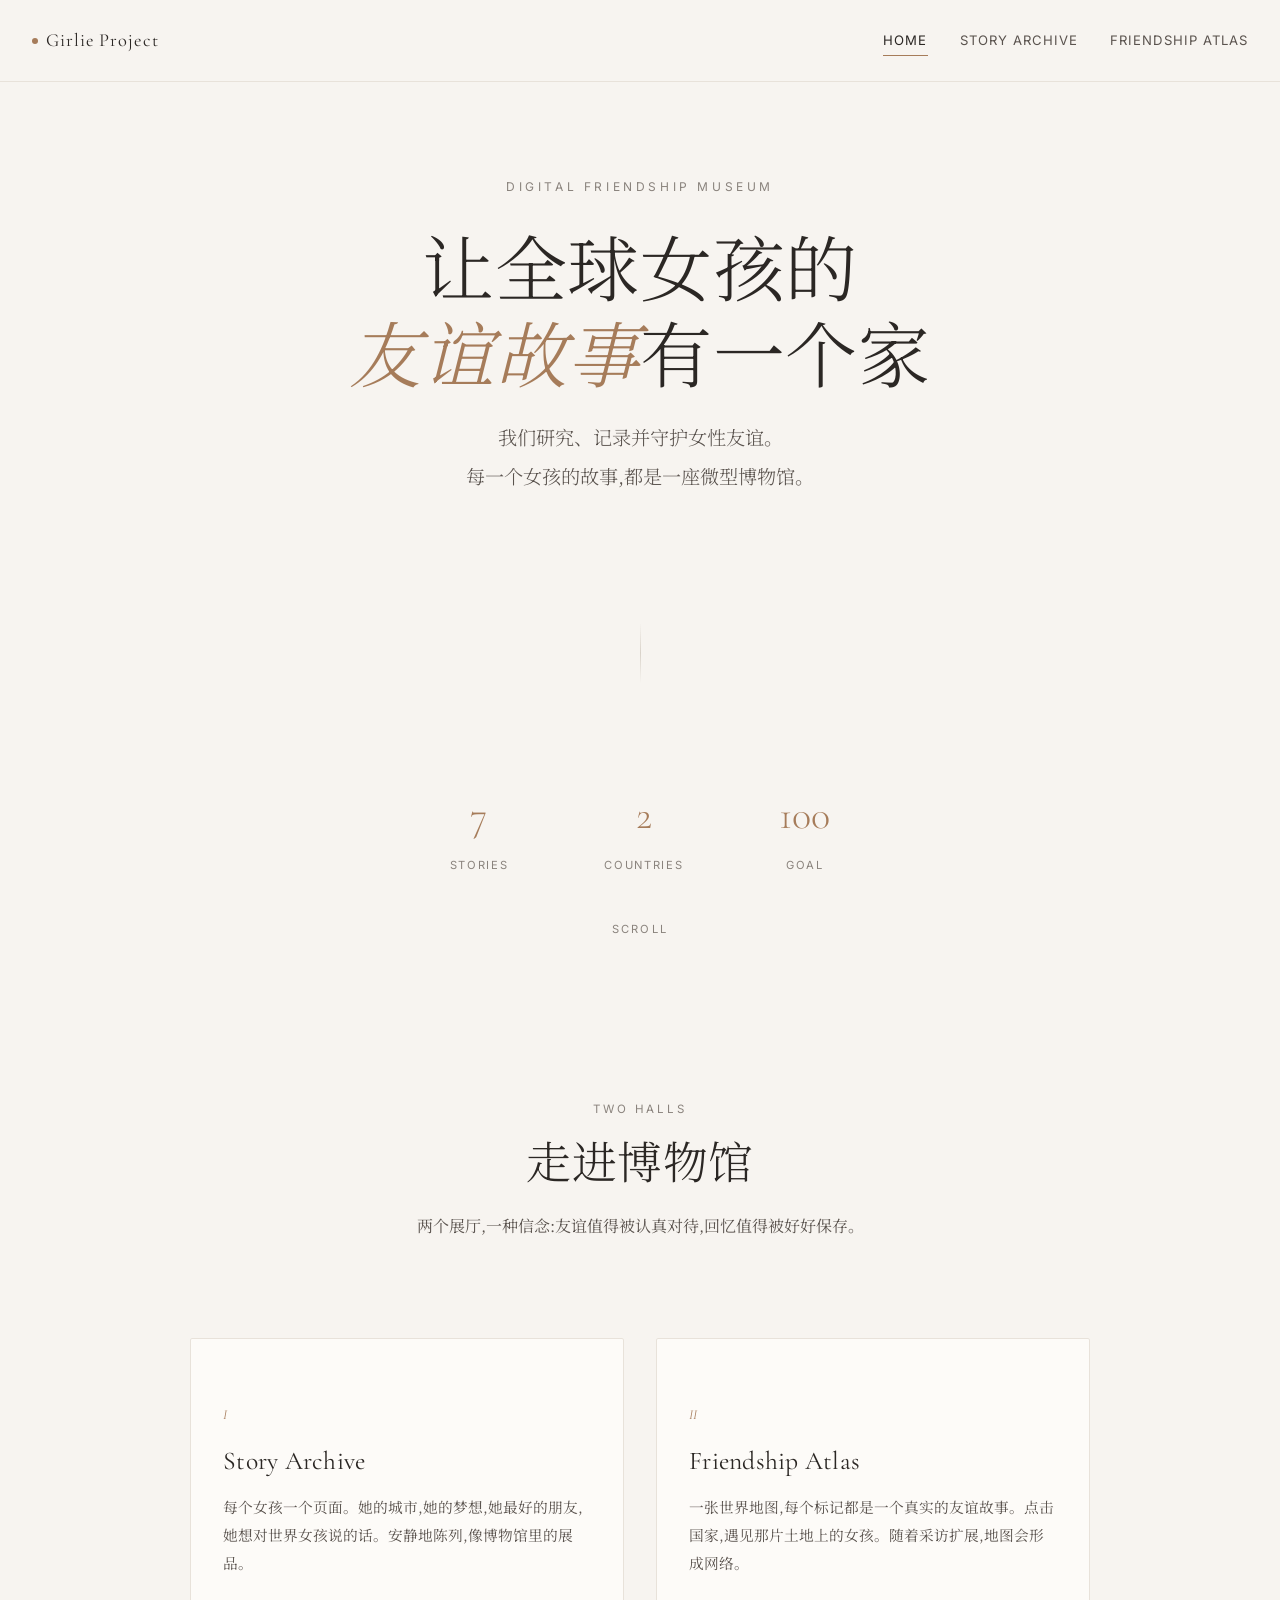
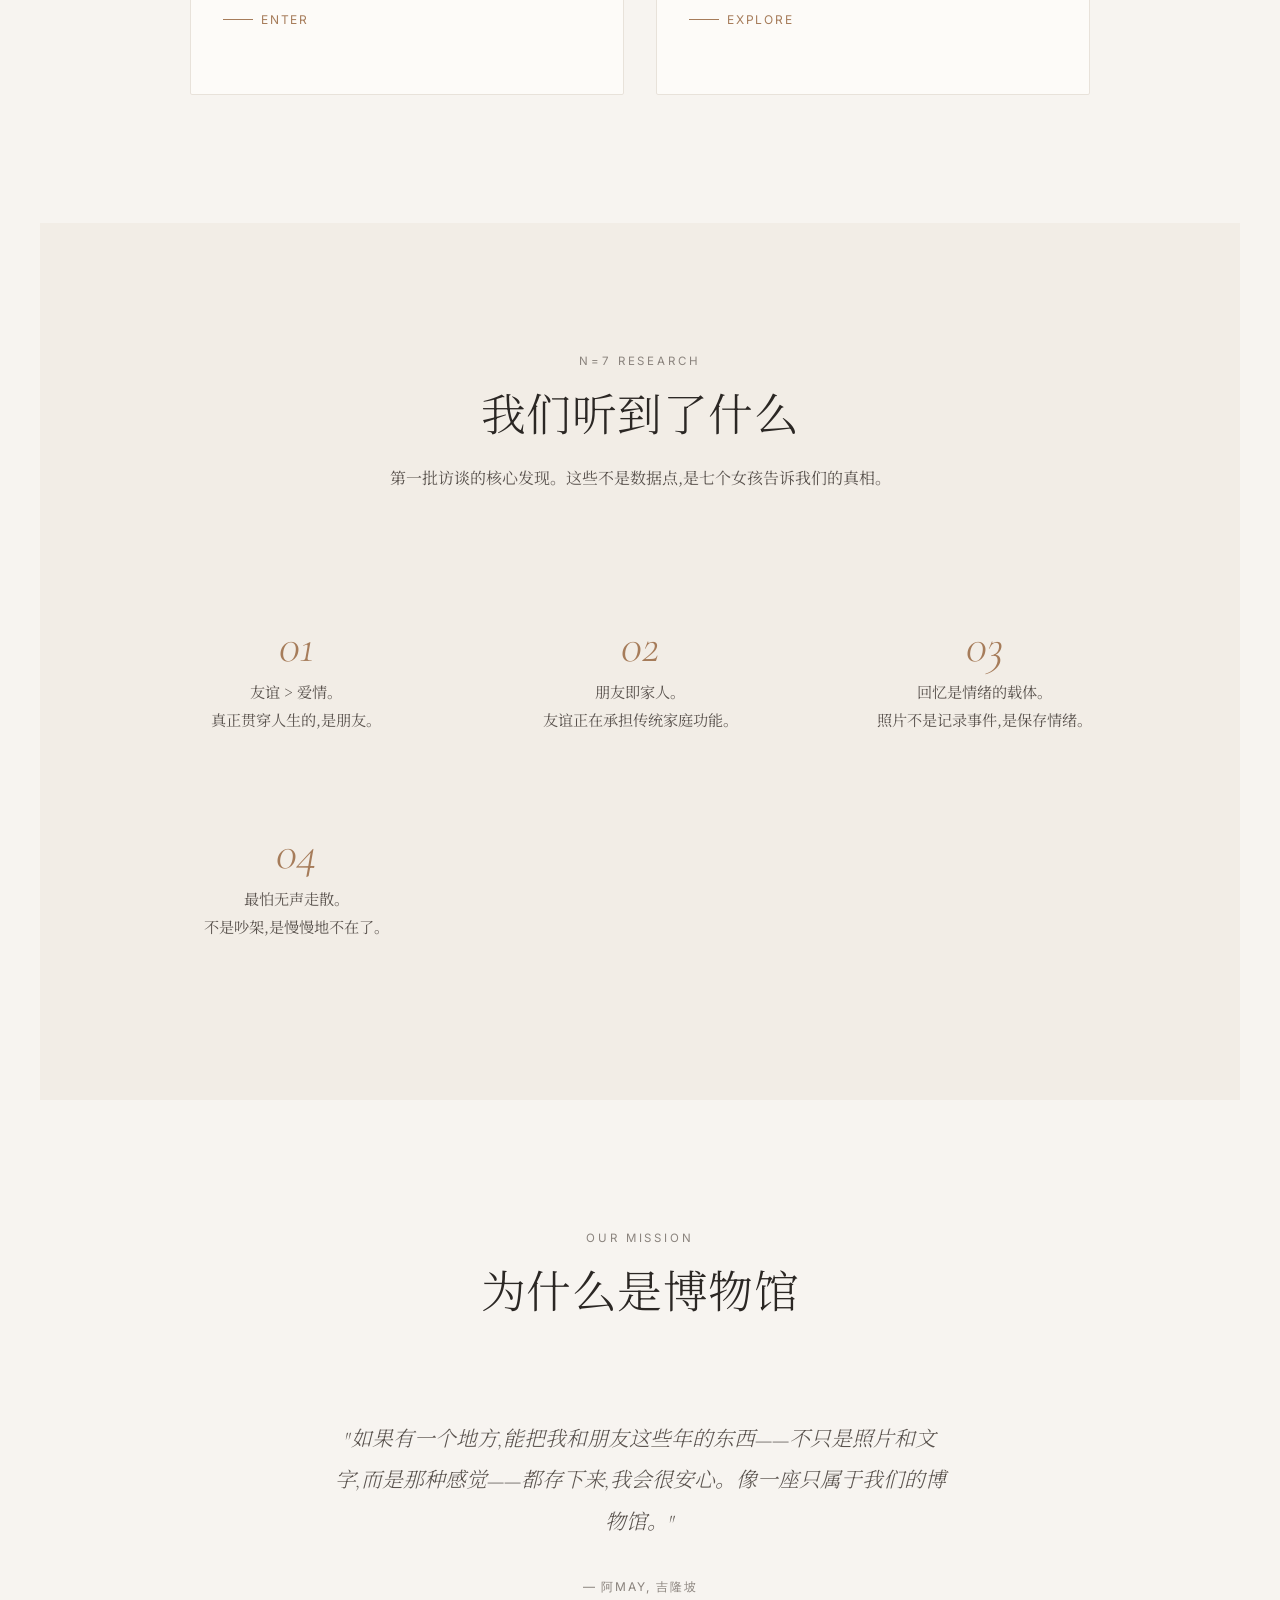
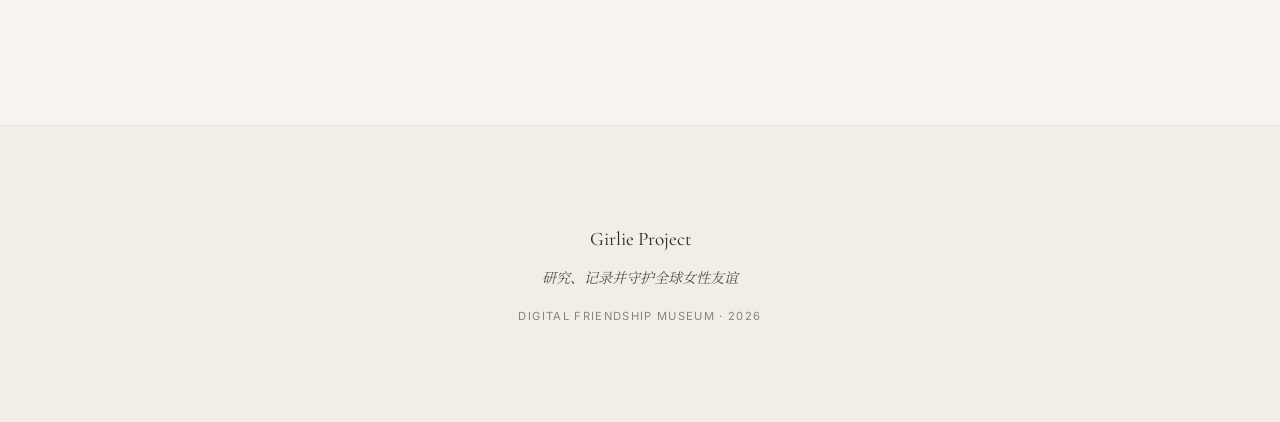
<file: index (1).html>
<!DOCTYPE html>
<html lang="zh-CN">
<head>
  <meta charset="UTF-8">
  <meta name="viewport" content="width=device-width, initial-scale=1.0">
  <meta name="description" content="Girlie Project 数字友谊博物馆 — 收集、守护全球女孩的友谊故事">
  <title>Girlie Project · 数字友谊博物馆</title>
  <link rel="preconnect" href="https://fonts.googleapis.com">
  <link rel="preconnect" href="https://fonts.gstatic.com" crossorigin>
  <link rel="stylesheet" href="css/museum.css">
</head>
<body>

  <!-- ===== Navigation ===== -->
  <nav class="nav">
    <div class="nav-brand" onclick="App.navigate('home')">
      <span class="dot"></span>
      Girlie Project
    </div>
    <div class="nav-links">
      <a class="nav-link" data-page="home" onclick="App.navigate('home')">Home</a>
      <a class="nav-link" data-page="archive" onclick="App.navigate('archive')">Story Archive</a>
      <a class="nav-link" data-page="atlas" onclick="App.navigate('atlas')">Friendship Atlas</a>
    </div>
  </nav>

  <!-- ===== Home Page ===== -->
  <div id="page-home" class="page active">
    <section class="hero">
      <div class="hero-eyebrow">Digital Friendship Museum</div>
      <h1 class="hero-title">让全球女孩的<br><em>友谊故事</em>有一个家</h1>
      <p class="hero-subtitle">
        我们研究、记录并守护女性友谊。<br>
        每一个女孩的故事,都是一座微型博物馆。
      </p>
      <div class="hero-divider"></div>
      <div class="hero-stats">
        <div class="hero-stat">
          <div class="hero-stat-number">7</div>
          <div class="hero-stat-label">Stories</div>
        </div>
        <div class="hero-stat">
          <div class="hero-stat-number">2</div>
          <div class="hero-stat-label">Countries</div>
        </div>
        <div class="hero-stat">
          <div class="hero-stat-number">100</div>
          <div class="hero-stat-label">Goal</div>
        </div>
      </div>
      <div class="hero-scroll">Scroll</div>
    </section>

    <!-- Modules -->
    <section class="home-section">
      <div class="home-section-header reveal">
        <div class="home-section-eyebrow">Two Halls</div>
        <h2 class="home-section-title">走进博物馆</h2>
        <p class="home-section-desc">两个展厅,一种信念:友谊值得被认真对待,回忆值得被好好保存。</p>
      </div>
      <div class="module-grid">
        <div class="module-card reveal" onclick="App.navigate('archive')">
          <div class="module-card-number">I</div>
          <h3 class="module-card-title">Story Archive</h3>
          <p class="module-card-desc">每个女孩一个页面。她的城市,她的梦想,她最好的朋友,她想对世界女孩说的话。安静地陈列,像博物馆里的展品。</p>
          <div class="module-card-arrow">
            <span class="arrow-line"></span>
            Enter
          </div>
        </div>
        <div class="module-card reveal" onclick="App.navigate('atlas')">
          <div class="module-card-number">II</div>
          <h3 class="module-card-title">Friendship Atlas</h3>
          <p class="module-card-desc">一张世界地图,每个标记都是一个真实的友谊故事。点击国家,遇见那片土地上的女孩。随着采访扩展,地图会形成网络。</p>
          <div class="module-card-arrow">
            <span class="arrow-line"></span>
            Explore
          </div>
        </div>
      </div>
    </section>

    <!-- Insights -->
    <section class="home-section" style="background: var(--color-bg-warm);">
      <div class="home-section-header reveal">
        <div class="home-section-eyebrow">N=7 Research</div>
        <h2 class="home-section-title">我们听到了什么</h2>
        <p class="home-section-desc">第一批访谈的核心发现。这些不是数据点,是七个女孩告诉我们的真相。</p>
      </div>
      <div class="insights-grid">
        <div class="insight-card reveal">
          <div class="insight-number">01</div>
          <p class="insight-text">友谊 > 爱情。<br>真正贯穿人生的,是朋友。</p>
        </div>
        <div class="insight-card reveal">
          <div class="insight-number">02</div>
          <p class="insight-text">朋友即家人。<br>友谊正在承担传统家庭功能。</p>
        </div>
        <div class="insight-card reveal">
          <div class="insight-number">03</div>
          <p class="insight-text">回忆是情绪的载体。<br>照片不是记录事件,是保存情绪。</p>
        </div>
        <div class="insight-card reveal">
          <div class="insight-number">04</div>
          <p class="insight-text">最怕无声走散。<br>不是吵架,是慢慢地不在了。</p>
        </div>
      </div>
    </section>

    <!-- Mission -->
    <section class="home-section">
      <div class="home-section-header reveal">
        <div class="home-section-eyebrow">Our Mission</div>
        <h2 class="home-section-title">为什么是博物馆</h2>
      </div>
      <div class="container-narrow reveal" style="text-align: center;">
        <p style="font-family: var(--font-display); font-size: 1.3rem; font-style: italic; font-weight: 300; line-height: 2; color: var(--color-ink-soft);">
          "如果有一个地方,能把我和朋友这些年的东西——不只是照片和文字,而是那种感觉——都存下来,我会很安心。像一座只属于我们的博物馆。"
        </p>
        <p style="font-family: var(--font-sans); font-size: 0.75rem; letter-spacing: 0.15em; text-transform: uppercase; color: var(--color-ink-faint); margin-top: var(--space-md);">
          — 阿May, 吉隆坡
        </p>
      </div>
    </section>
  </div>

  <!-- ===== Story Archive Page ===== -->
  <div id="page-archive" class="page">
    <div class="archive-header">
      <div class="home-section-eyebrow reveal">Hall I</div>
      <h1 class="archive-title reveal">Story Archive</h1>
      <p class="archive-subtitle reveal">七个女孩,七段友谊。每一个页面都是一个情感的切片——安静地陈列在这里。</p>
    </div>
    <div id="archive-grid" class="archive-grid">
      <!-- Story cards rendered by JS -->
    </div>
  </div>

  <!-- ===== Story Detail Page ===== -->
  <div id="page-story" class="page">
    <div class="story-detail">
      <div class="story-detail-back" onclick="App.navigate('archive')">
        <span class="back-line"></span>
        Back to Archive
      </div>
      <div id="story-detail-content" class="story-detail-content">
        <!-- Story detail rendered by JS -->
      </div>
    </div>
  </div>

  <!-- ===== Friendship Atlas Page ===== -->
  <div id="page-atlas" class="page">
    <div class="atlas-header">
      <div class="home-section-eyebrow reveal">Hall II</div>
      <h1 class="atlas-title reveal">Friendship Atlas</h1>
      <p class="atlas-subtitle reveal">点击地图上的国家或标记,遇见那片土地上的女孩。随着采访扩展到更多国家,这张地图会形成一张友谊的网络。</p>
    </div>
    <div class="atlas-container">
      <div class="atlas-map-wrapper reveal">
        <div id="atlas-map-container" class="atlas-map">
          <!-- SVG map injected by JS -->
        </div>
        <div class="atlas-legend">
          <div class="legend-item">
            <span class="legend-swatch has"></span>
            <span>有故事的国家</span>
          </div>
          <div class="legend-item">
            <span class="legend-swatch empty"></span>
            <span>等待被发现</span>
          </div>
        </div>
      </div>

      <div class="atlas-layout">
        <div class="atlas-panel" id="atlas-panel">
          <div class="atlas-panel-empty">
            <div class="empty-icon">✦</div>
            <p class="empty-text">点击地图上亮起的国家,或直接点击标记,查看那个地方的女孩故事。</p>
          </div>
        </div>
        <div>
          <div class="atlas-panel" style="min-height: auto;">
            <div class="atlas-panel-header">
              <div class="atlas-panel-country" style="font-size: 1.1rem;">采访进度</div>
            </div>
            <div class="atlas-progress">
              <p class="atlas-progress-text">"采访100个国家的100个女孩"</p>
              <div class="atlas-progress-bar">
                <div class="atlas-progress-fill" id="atlas-progress-fill" style="width: 2%;"></div>
              </div>
              <p class="atlas-progress-numbers" id="atlas-progress-numbers">2 / 100 countries</p>
            </div>
          </div>
        </div>
      </div>
    </div>
  </div>

  <!-- ===== Footer ===== -->
  <footer class="footer">
    <div class="footer-brand">Girlie Project</div>
    <p class="footer-tagline">研究、记录并守护全球女性友谊</p>
    <p class="footer-meta">Digital Friendship Museum · 2026</p>
  </footer>

  <!-- ===== Scripts ===== -->
  <script src="data/stories.js"></script>
  <script src="js/app.js"></script>
</body>
</html>
</file>
<file: css/museum.css>
/* ==========================================================================
   Girlie Project — Digital Friendship Museum
   Museum aesthetic: quiet, restrained, warm, spacious
   ========================================================================== */

@import url('https://fonts.googleapis.com/css2?family=Noto+Serif+SC:wght@300;400;500;600&family=Cormorant+Garamond:ital,wght@0,300;0,400;0,500;1,300;1,400&family=Inter:wght@300;400;500&display=swap');

/* --- Design Tokens --- */
:root {
  --color-bg: #f7f4f0;
  --color-bg-warm: #f2ede6;
  --color-surface: #fdfbf8;
  --color-ink: #2b2724;
  --color-ink-soft: #5a534e;
  --color-ink-faint: #8a837d;
  --color-line: #d9d2c9;
  --color-line-soft: #e8e2da;
  --color-accent: #a67c5a;
  --color-accent-deep: #8b6543;
  --color-rose: #c4a597;
  --color-gold: #c9a96e;

  --font-serif: 'Noto Serif SC', 'Cormorant Garamond', Georgia, serif;
  --font-display: 'Cormorant Garamond', 'Noto Serif SC', Georgia, serif;
  --font-sans: 'Inter', -apple-system, BlinkMacSystemFont, sans-serif;

  --space-xs: 0.5rem;
  --space-sm: 1rem;
  --space-md: 2rem;
  --space-lg: 4rem;
  --space-xl: 6rem;
  --space-2xl: 8rem;

  --ease: cubic-bezier(0.22, 1, 0.36, 1);
  --ease-gentle: cubic-bezier(0.4, 0, 0.2, 1);

  --max-width: 1200px;
  --reading-width: 680px;
}

/* --- Reset --- */
*, *::before, *::after {
  margin: 0;
  padding: 0;
  box-sizing: border-box;
}

html {
  font-size: 16px;
  scroll-behavior: smooth;
  -webkit-font-smoothing: antialiased;
  -moz-osx-font-smoothing: grayscale;
}

body {
  font-family: var(--font-serif);
  background: var(--color-bg);
  color: var(--color-ink);
  line-height: 1.8;
  font-weight: 400;
  overflow-x: hidden;
}

::selection {
  background: var(--color-accent);
  color: var(--color-surface);
}

/* --- Typography --- */
h1, h2, h3, h4 {
  font-family: var(--font-display);
  font-weight: 400;
  line-height: 1.3;
  letter-spacing: 0.01em;
}

a {
  color: inherit;
  text-decoration: none;
  transition: color 0.4s var(--ease);
}

/* --- Layout --- */
.container {
  max-width: var(--max-width);
  margin: 0 auto;
  padding: 0 var(--space-md);
}

.container-narrow {
  max-width: var(--reading-width);
  margin: 0 auto;
  padding: 0 var(--space-md);
}

/* --- Navigation --- */
.nav {
  position: fixed;
  top: 0;
  left: 0;
  right: 0;
  z-index: 100;
  padding: 1.5rem var(--space-md);
  display: flex;
  align-items: center;
  justify-content: space-between;
  background: rgba(247, 244, 240, 0.85);
  backdrop-filter: blur(12px);
  -webkit-backdrop-filter: blur(12px);
  border-bottom: 1px solid var(--color-line-soft);
  transition: padding 0.4s var(--ease);
}

.nav-brand {
  font-family: var(--font-display);
  font-size: 1.15rem;
  letter-spacing: 0.05em;
  color: var(--color-ink);
  cursor: pointer;
  display: flex;
  align-items: center;
  gap: 0.5rem;
}

.nav-brand .dot {
  width: 6px;
  height: 6px;
  border-radius: 50%;
  background: var(--color-accent);
  display: inline-block;
}

.nav-links {
  display: flex;
  gap: var(--space-md);
  align-items: center;
}

.nav-link {
  font-family: var(--font-sans);
  font-size: 0.82rem;
  font-weight: 400;
  letter-spacing: 0.08em;
  text-transform: uppercase;
  color: var(--color-ink-soft);
  cursor: pointer;
  position: relative;
  padding: 0.25rem 0;
  transition: color 0.4s var(--ease);
}

.nav-link::after {
  content: '';
  position: absolute;
  bottom: 0;
  left: 0;
  width: 0;
  height: 1px;
  background: var(--color-accent);
  transition: width 0.4s var(--ease);
}

.nav-link:hover,
.nav-link.active {
  color: var(--color-ink);
}

.nav-link.active::after,
.nav-link:hover::after {
  width: 100%;
}

/* --- Page System --- */
.page {
  display: none;
  min-height: 100vh;
  padding-top: 5rem;
}

.page.active {
  display: block;
  animation: pageFadeIn 0.8s var(--ease) both;
}

@keyframes pageFadeIn {
  from {
    opacity: 0;
    transform: translateY(12px);
  }
  to {
    opacity: 1;
    transform: translateY(0);
  }
}

/* --- Hero / Home --- */
.hero {
  min-height: 92vh;
  display: flex;
  flex-direction: column;
  align-items: center;
  justify-content: center;
  text-align: center;
  padding: var(--space-xl) var(--space-md);
  position: relative;
}

.hero-eyebrow {
  font-family: var(--font-sans);
  font-size: 0.75rem;
  letter-spacing: 0.3em;
  text-transform: uppercase;
  color: var(--color-ink-faint);
  margin-bottom: var(--space-md);
}

.hero-title {
  font-family: var(--font-display);
  font-size: clamp(2.5rem, 6vw, 4.5rem);
  font-weight: 300;
  line-height: 1.2;
  margin-bottom: var(--space-sm);
  color: var(--color-ink);
}

.hero-title em {
  font-style: italic;
  color: var(--color-accent);
}

.hero-subtitle {
  font-family: var(--font-serif);
  font-size: clamp(1rem, 2vw, 1.2rem);
  font-weight: 300;
  color: var(--color-ink-soft);
  max-width: 480px;
  margin: 0 auto var(--space-xl);
  line-height: 2;
}

.hero-divider {
  width: 1px;
  height: 60px;
  background: linear-gradient(to bottom, transparent, var(--color-line), transparent);
  margin: var(--space-md) auto;
}

.hero-stats {
  display: flex;
  gap: var(--space-xl);
  margin-top: var(--space-lg);
}

.hero-stat {
  text-align: center;
}

.hero-stat-number {
  font-family: var(--font-display);
  font-size: 2.5rem;
  font-weight: 300;
  color: var(--color-accent);
}

.hero-stat-label {
  font-family: var(--font-sans);
  font-size: 0.7rem;
  letter-spacing: 0.15em;
  text-transform: uppercase;
  color: var(--color-ink-faint);
  margin-top: 0.25rem;
}

.hero-scroll {
  position: absolute;
  bottom: 2rem;
  left: 50%;
  transform: translateX(-50%);
  font-family: var(--font-sans);
  font-size: 0.7rem;
  letter-spacing: 0.2em;
  text-transform: uppercase;
  color: var(--color-ink-faint);
  animation: gentlePulse 2.5s var(--ease) infinite;
}

@keyframes gentlePulse {
  0%, 100% { opacity: 0.4; transform: translateX(-50%) translateY(0); }
  50% { opacity: 0.8; transform: translateX(-50%) translateY(4px); }
}

/* --- Home Sections --- */
.home-section {
  padding: var(--space-2xl) var(--space-md);
  max-width: var(--max-width);
  margin: 0 auto;
}

.home-section-header {
  text-align: center;
  margin-bottom: var(--space-xl);
}

.home-section-eyebrow {
  font-family: var(--font-sans);
  font-size: 0.72rem;
  letter-spacing: 0.25em;
  text-transform: uppercase;
  color: var(--color-ink-faint);
  margin-bottom: var(--space-sm);
}

.home-section-title {
  font-family: var(--font-display);
  font-size: clamp(1.8rem, 4vw, 2.8rem);
  font-weight: 300;
  color: var(--color-ink);
}

.home-section-desc {
  font-family: var(--font-serif);
  font-size: 1rem;
  color: var(--color-ink-soft);
  max-width: 520px;
  margin: var(--space-sm) auto 0;
  line-height: 2;
}

/* --- Module Cards (home) --- */
.module-grid {
  display: grid;
  grid-template-columns: 1fr 1fr;
  gap: var(--space-md);
  max-width: 900px;
  margin: 0 auto;
}

@media (max-width: 768px) {
  .module-grid {
    grid-template-columns: 1fr;
  }
}

.module-card {
  background: var(--color-surface);
  border: 1px solid var(--color-line-soft);
  border-radius: 2px;
  padding: var(--space-lg) var(--space-md);
  cursor: pointer;
  transition: all 0.6s var(--ease);
  position: relative;
  overflow: hidden;
}

.module-card::before {
  content: '';
  position: absolute;
  top: 0;
  left: 0;
  right: 0;
  height: 2px;
  background: var(--color-accent);
  transform: scaleX(0);
  transform-origin: left;
  transition: transform 0.6s var(--ease);
}

.module-card:hover {
  border-color: var(--color-accent);
  transform: translateY(-4px);
  box-shadow: 0 20px 40px -20px rgba(43, 39, 36, 0.12);
}

.module-card:hover::before {
  transform: scaleX(1);
}

.module-card-number {
  font-family: var(--font-display);
  font-size: 0.85rem;
  font-style: italic;
  color: var(--color-accent);
  margin-bottom: var(--space-sm);
}

.module-card-title {
  font-family: var(--font-display);
  font-size: 1.6rem;
  font-weight: 400;
  margin-bottom: var(--space-sm);
}

.module-card-desc {
  font-family: var(--font-serif);
  font-size: 0.92rem;
  color: var(--color-ink-soft);
  line-height: 1.9;
  margin-bottom: var(--space-md);
}

.module-card-arrow {
  font-family: var(--font-sans);
  font-size: 0.75rem;
  letter-spacing: 0.15em;
  text-transform: uppercase;
  color: var(--color-accent);
  display: flex;
  align-items: center;
  gap: 0.5rem;
}

.module-card-arrow .arrow-line {
  width: 30px;
  height: 1px;
  background: var(--color-accent);
  transition: width 0.4s var(--ease);
}

.module-card:hover .arrow-line {
  width: 50px;
}

/* --- Insights (home) --- */
.insights-grid {
  display: grid;
  grid-template-columns: repeat(auto-fit, minmax(240px, 1fr));
  gap: var(--space-md);
  max-width: 1000px;
  margin: 0 auto;
}

.insight-card {
  text-align: center;
  padding: var(--space-md) var(--space-sm);
}

.insight-number {
  font-family: var(--font-display);
  font-size: 3rem;
  font-weight: 300;
  font-style: italic;
  color: var(--color-accent);
  line-height: 1;
  margin-bottom: var(--space-xs);
}

.insight-text {
  font-family: var(--font-serif);
  font-size: 0.95rem;
  color: var(--color-ink-soft);
  line-height: 1.8;
}

/* --- Story Archive --- */
.archive-header {
  text-align: center;
  padding: var(--space-xl) var(--space-md) var(--space-lg);
}

.archive-title {
  font-family: var(--font-display);
  font-size: clamp(2rem, 5vw, 3.2rem);
  font-weight: 300;
  margin-bottom: var(--space-sm);
}

.archive-subtitle {
  font-family: var(--font-serif);
  font-size: 1rem;
  color: var(--color-ink-soft);
  max-width: 480px;
  margin: 0 auto;
  line-height: 2;
}

.archive-grid {
  display: grid;
  grid-template-columns: repeat(auto-fill, minmax(280px, 1fr));
  gap: var(--space-md);
  max-width: var(--max-width);
  margin: 0 auto;
  padding: var(--space-lg) var(--space-md) var(--space-2xl);
}

.story-card {
  background: var(--color-surface);
  border: 1px solid var(--color-line-soft);
  border-radius: 2px;
  overflow: hidden;
  cursor: pointer;
  transition: all 0.6s var(--ease);
  display: flex;
  flex-direction: column;
}

.story-card:hover {
  border-color: var(--color-accent);
  transform: translateY(-4px);
  box-shadow: 0 16px 32px -16px rgba(43, 39, 36, 0.12);
}

.story-card-photo {
  width: 100%;
  aspect-ratio: 4 / 5;
  background: linear-gradient(135deg, var(--color-bg-warm), var(--color-line-soft));
  display: flex;
  align-items: center;
  justify-content: center;
  position: relative;
  overflow: hidden;
}

.story-card-photo .placeholder-initial {
  font-family: var(--font-display);
  font-size: 3rem;
  font-weight: 300;
  color: var(--color-accent);
  opacity: 0.4;
}

.story-card-photo .photo-label {
  position: absolute;
  bottom: 0.75rem;
  left: 0.75rem;
  font-family: var(--font-sans);
  font-size: 0.65rem;
  letter-spacing: 0.1em;
  text-transform: uppercase;
  color: var(--color-ink-faint);
  background: rgba(253, 251, 248, 0.9);
  padding: 0.2rem 0.5rem;
  border-radius: 1px;
}

.story-card-body {
  padding: var(--space-sm) var(--space-sm) var(--space-md);
  flex: 1;
  display: flex;
  flex-direction: column;
}

.story-card-meta {
  display: flex;
  align-items: center;
  gap: 0.5rem;
  font-family: var(--font-sans);
  font-size: 0.72rem;
  letter-spacing: 0.08em;
  text-transform: uppercase;
  color: var(--color-ink-faint);
  margin-bottom: var(--space-xs);
}

.story-card-meta .meta-dot {
  width: 3px;
  height: 3px;
  border-radius: 50%;
  background: var(--color-line);
}

.story-card-name {
  font-family: var(--font-display);
  font-size: 1.5rem;
  font-weight: 400;
  margin-bottom: 0.25rem;
}

.story-card-dream {
  font-family: var(--font-serif);
  font-size: 0.88rem;
  color: var(--color-ink-soft);
  line-height: 1.8;
  flex: 1;
  margin-bottom: var(--space-sm);
  display: -webkit-box;
  -webkit-line-clamp: 3;
  -webkit-box-orient: vertical;
  overflow: hidden;
}

.story-card-quote {
  font-family: var(--font-display);
  font-style: italic;
  font-size: 0.85rem;
  color: var(--color-accent-deep);
  line-height: 1.7;
  border-top: 1px solid var(--color-line-soft);
  padding-top: var(--space-sm);
  display: -webkit-box;
  -webkit-line-clamp: 2;
  -webkit-box-orient: vertical;
  overflow: hidden;
}

/* --- Story Detail Page --- */
.story-detail {
  padding-top: 5rem;
  min-height: 100vh;
}

.story-detail-back {
  display: inline-flex;
  align-items: center;
  gap: 0.5rem;
  font-family: var(--font-sans);
  font-size: 0.78rem;
  letter-spacing: 0.1em;
  text-transform: uppercase;
  color: var(--color-ink-faint);
  cursor: pointer;
  margin-bottom: var(--space-lg);
  padding: var(--space-md) var(--space-md) 0;
  max-width: var(--max-width);
  margin-left: auto;
  margin-right: auto;
  transition: color 0.4s var(--ease);
}

.story-detail-back:hover {
  color: var(--color-accent);
}

.story-detail-back .back-line {
  width: 24px;
  height: 1px;
  background: currentColor;
  transition: width 0.4s var(--ease);
}

.story-detail-back:hover .back-line {
  width: 36px;
}

.story-detail-content {
  max-width: var(--reading-width);
  margin: 0 auto;
  padding: 0 var(--space-md) var(--space-2xl);
}

.story-detail-header {
  text-align: center;
  margin-bottom: var(--space-xl);
}

.story-detail-meta {
  display: flex;
  align-items: center;
  justify-content: center;
  gap: 0.75rem;
  font-family: var(--font-sans);
  font-size: 0.72rem;
  letter-spacing: 0.15em;
  text-transform: uppercase;
  color: var(--color-ink-faint);
  margin-bottom: var(--space-sm);
}

.story-detail-meta .meta-dot {
  width: 3px;
  height: 3px;
  border-radius: 50%;
  background: var(--color-line);
}

.story-detail-name {
  font-family: var(--font-display);
  font-size: clamp(2.5rem, 6vw, 3.8rem);
  font-weight: 300;
  margin-bottom: var(--space-sm);
  letter-spacing: 0.02em;
}

.story-detail-photo {
  width: 100%;
  max-width: 480px;
  aspect-ratio: 4 / 5;
  margin: var(--space-lg) auto;
  background: linear-gradient(135deg, var(--color-bg-warm), var(--color-line-soft));
  border-radius: 2px;
  display: flex;
  align-items: center;
  justify-content: center;
  position: relative;
  overflow: hidden;
}

.story-detail-photo .placeholder-initial {
  font-family: var(--font-display);
  font-size: 5rem;
  font-weight: 300;
  color: var(--color-accent);
  opacity: 0.3;
}

.story-detail-photo .photo-status {
  position: absolute;
  bottom: 1rem;
  left: 50%;
  transform: translateX(-50%);
  font-family: var(--font-sans);
  font-size: 0.65rem;
  letter-spacing: 0.15em;
  text-transform: uppercase;
  color: var(--color-ink-faint);
  background: rgba(253, 251, 248, 0.9);
  padding: 0.3rem 0.75rem;
  border-radius: 1px;
}

/* --- Story Detail Sections --- */
.story-section {
  margin-bottom: var(--space-xl);
}

.story-section-label {
  font-family: var(--font-sans);
  font-size: 0.7rem;
  letter-spacing: 0.25em;
  text-transform: uppercase;
  color: var(--color-ink-faint);
  margin-bottom: var(--space-sm);
  text-align: center;
}

.story-section-content {
  font-family: var(--font-serif);
  font-size: 1.05rem;
  line-height: 2.1;
  color: var(--color-ink);
}

.story-dream {
  text-align: center;
  font-family: var(--font-display);
  font-size: clamp(1.3rem, 3vw, 1.6rem);
  font-style: italic;
  font-weight: 300;
  color: var(--color-ink);
  line-height: 1.8;
  max-width: 500px;
  margin: 0 auto;
}

/* Best Friend block */
.best-friend {
  background: var(--color-surface);
  border: 1px solid var(--color-line-soft);
  border-radius: 2px;
  padding: var(--space-md);
  text-align: center;
}

.best-friend-nickname {
  font-family: var(--font-display);
  font-size: 1.5rem;
  font-weight: 400;
  color: var(--color-accent);
  margin-bottom: var(--space-xs);
}

.best-friend-met {
  font-family: var(--font-serif);
  font-size: 0.92rem;
  color: var(--color-ink-soft);
  line-height: 1.8;
  margin-bottom: var(--space-sm);
}

.best-friend-line {
  font-family: var(--font-display);
  font-style: italic;
  font-size: 1.1rem;
  color: var(--color-ink);
  border-top: 1px solid var(--color-line-soft);
  padding-top: var(--space-sm);
}

/* Quote block */
.story-quote {
  text-align: center;
  padding: var(--space-lg) var(--space-md);
  position: relative;
}

.story-quote::before,
.story-quote::after {
  content: '';
  display: block;
  width: 40px;
  height: 1px;
  background: var(--color-accent);
  margin: var(--space-sm) auto;
}

.story-quote-text {
  font-family: var(--font-display);
  font-size: clamp(1.3rem, 3.5vw, 1.8rem);
  font-style: italic;
  font-weight: 300;
  line-height: 1.7;
  color: var(--color-ink);
  max-width: 500px;
  margin: 0 auto;
}

/* Story body paragraphs */
.story-body p {
  font-family: var(--font-serif);
  font-size: 1.05rem;
  line-height: 2.1;
  color: var(--color-ink);
  margin-bottom: var(--space-sm);
  text-align: justify;
}

.story-body p:first-letter {
  font-family: var(--font-display);
}

/* Memory items */
.memory-list {
  list-style: none;
  display: grid;
  gap: var(--space-sm);
}

.memory-item {
  display: flex;
  align-items: flex-start;
  gap: var(--space-sm);
  font-family: var(--font-serif);
  font-size: 0.98rem;
  color: var(--color-ink-soft);
  line-height: 1.8;
  padding: var(--space-sm);
  background: var(--color-surface);
  border: 1px solid var(--color-line-soft);
  border-radius: 2px;
  transition: border-color 0.4s var(--ease);
}

.memory-item:hover {
  border-color: var(--color-rose);
}

.memory-item .memory-icon {
  flex-shrink: 0;
  width: 8px;
  height: 8px;
  border-radius: 50%;
  background: var(--color-accent);
  margin-top: 0.6rem;
  opacity: 0.6;
}

/* Theme tags */
.theme-tags {
  display: flex;
  flex-wrap: wrap;
  gap: 0.5rem;
  justify-content: center;
}

.theme-tag {
  font-family: var(--font-sans);
  font-size: 0.72rem;
  letter-spacing: 0.08em;
  color: var(--color-ink-faint);
  background: var(--color-bg-warm);
  border: 1px solid var(--color-line-soft);
  padding: 0.3rem 0.75rem;
  border-radius: 20px;
  transition: all 0.4s var(--ease);
}

.theme-tag:hover {
  border-color: var(--color-accent);
  color: var(--color-accent-deep);
}

/* Story navigation */
.story-nav {
  display: flex;
  justify-content: space-between;
  align-items: center;
  margin-top: var(--space-2xl);
  padding-top: var(--space-lg);
  border-top: 1px solid var(--color-line-soft);
}

.story-nav-btn {
  display: flex;
  align-items: center;
  gap: 0.75rem;
  cursor: pointer;
  transition: color 0.4s var(--ease);
}

.story-nav-btn:hover {
  color: var(--color-accent);
}

.story-nav-btn .nav-label {
  font-family: var(--font-sans);
  font-size: 0.7rem;
  letter-spacing: 0.15em;
  text-transform: uppercase;
  color: var(--color-ink-faint);
}

.story-nav-btn .nav-name {
  font-family: var(--font-display);
  font-size: 1.1rem;
  font-weight: 400;
}

.story-nav-btn.prev {
  text-align: left;
}

.story-nav-btn.next {
  text-align: right;
  flex-direction: row-reverse;
}

/* --- Friendship Atlas --- */
.atlas-header {
  text-align: center;
  padding: var(--space-xl) var(--space-md) var(--space-md);
}

.atlas-title {
  font-family: var(--font-display);
  font-size: clamp(2rem, 5vw, 3.2rem);
  font-weight: 300;
  margin-bottom: var(--space-sm);
}

.atlas-subtitle {
  font-family: var(--font-serif);
  font-size: 1rem;
  color: var(--color-ink-soft);
  max-width: 480px;
  margin: 0 auto;
  line-height: 2;
}

.atlas-container {
  max-width: 1100px;
  margin: 0 auto;
  padding: var(--space-md) var(--space-md) var(--space-2xl);
}

.atlas-map-wrapper {
  background: var(--color-surface);
  border: 1px solid var(--color-line-soft);
  border-radius: 2px;
  padding: var(--space-md);
  position: relative;
  overflow: hidden;
}

.atlas-map {
  width: 100%;
  height: auto;
  display: block;
}

/* Map country styles */
.map-country {
  fill: var(--color-line-soft);
  stroke: var(--color-line);
  stroke-width: 0.5;
  transition: fill 0.4s var(--ease), stroke 0.4s var(--ease);
  cursor: default;
}

.map-country.has-stories {
  fill: var(--color-rose);
  stroke: var(--color-accent);
  stroke-width: 0.8;
  cursor: pointer;
}

.map-country.has-stories:hover {
  fill: var(--color-accent);
  stroke: var(--color-accent-deep);
}

.map-country.active {
  fill: var(--color-accent-deep);
  stroke: var(--color-accent-deep);
}

/* Map story markers */
.map-marker {
  cursor: pointer;
  transition: all 0.4s var(--ease);
}

.map-marker circle {
  fill: var(--color-accent);
  stroke: var(--color-surface);
  stroke-width: 1.5;
  transition: all 0.4s var(--ease);
}

.map-marker:hover circle {
  r: 7;
  fill: var(--color-accent-deep);
}

.map-marker .marker-pulse {
  fill: var(--color-accent);
  opacity: 0.2;
  animation: markerPulse 2s var(--ease) infinite;
  transform-origin: center;
}

@keyframes markerPulse {
  0% { opacity: 0.3; r: 5; }
  50% { opacity: 0; r: 14; }
  100% { opacity: 0; r: 14; }
}

/* Atlas side panel */
.atlas-layout {
  display: grid;
  grid-template-columns: 1fr 340px;
  gap: var(--space-md);
  margin-top: var(--space-md);
}

@media (max-width: 900px) {
  .atlas-layout {
    grid-template-columns: 1fr;
  }
}

.atlas-panel {
  background: var(--color-surface);
  border: 1px solid var(--color-line-soft);
  border-radius: 2px;
  padding: var(--space-md);
  min-height: 400px;
}

.atlas-panel-empty {
  display: flex;
  flex-direction: column;
  align-items: center;
  justify-content: center;
  text-align: center;
  height: 100%;
  min-height: 360px;
  color: var(--color-ink-faint);
}

.atlas-panel-empty .empty-icon {
  font-family: var(--font-display);
  font-size: 2rem;
  font-style: italic;
  margin-bottom: var(--space-sm);
  opacity: 0.4;
}

.atlas-panel-empty .empty-text {
  font-family: var(--font-serif);
  font-size: 0.92rem;
  line-height: 1.9;
  max-width: 240px;
}

.atlas-panel-header {
  border-bottom: 1px solid var(--color-line-soft);
  padding-bottom: var(--space-sm);
  margin-bottom: var(--space-md);
}

.atlas-panel-country {
  font-family: var(--font-display);
  font-size: 1.6rem;
  font-weight: 400;
  margin-bottom: 0.25rem;
}

.atlas-panel-count {
  font-family: var(--font-sans);
  font-size: 0.72rem;
  letter-spacing: 0.12em;
  text-transform: uppercase;
  color: var(--color-ink-faint);
}

.atlas-panel-stories {
  display: grid;
  gap: var(--space-sm);
}

.atlas-story-link {
  display: flex;
  align-items: center;
  gap: var(--space-sm);
  padding: var(--space-sm);
  border: 1px solid var(--color-line-soft);
  border-radius: 2px;
  cursor: pointer;
  transition: all 0.4s var(--ease);
}

.atlas-story-link:hover {
  border-color: var(--color-accent);
  background: var(--color-bg-warm);
}

.atlas-story-link .link-photo {
  width: 48px;
  height: 48px;
  border-radius: 50%;
  background: linear-gradient(135deg, var(--color-bg-warm), var(--color-line));
  display: flex;
  align-items: center;
  justify-content: center;
  flex-shrink: 0;
  font-family: var(--font-display);
  font-size: 1.2rem;
  color: var(--color-accent);
}

.atlas-story-link .link-info {
  flex: 1;
}

.atlas-story-link .link-name {
  font-family: var(--font-display);
  font-size: 1.1rem;
  font-weight: 400;
}

.atlas-story-link .link-city {
  font-family: var(--font-sans);
  font-size: 0.72rem;
  letter-spacing: 0.08em;
  text-transform: uppercase;
  color: var(--color-ink-faint);
}

.atlas-story-link .link-arrow {
  color: var(--color-accent);
  font-family: var(--font-sans);
  font-size: 0.8rem;
  transition: transform 0.4s var(--ease);
}

.atlas-story-link:hover .link-arrow {
  transform: translateX(4px);
}

/* Atlas legend */
.atlas-legend {
  display: flex;
  gap: var(--space-md);
  justify-content: center;
  margin-top: var(--space-sm);
  font-family: var(--font-sans);
  font-size: 0.72rem;
  letter-spacing: 0.08em;
  color: var(--color-ink-faint);
}

.legend-item {
  display: flex;
  align-items: center;
  gap: 0.5rem;
}

.legend-swatch {
  width: 14px;
  height: 14px;
  border-radius: 2px;
  border: 1px solid var(--color-line);
}

.legend-swatch.has {
  background: var(--color-rose);
  border-color: var(--color-accent);
}

.legend-swatch.empty {
  background: var(--color-line-soft);
}

/* Atlas progress */
.atlas-progress {
  text-align: center;
  margin-top: var(--space-lg);
  padding: var(--space-md);
}

.atlas-progress-text {
  font-family: var(--font-display);
  font-style: italic;
  font-size: 1.1rem;
  color: var(--color-ink-soft);
  margin-bottom: var(--space-sm);
}

.atlas-progress-bar {
  width: 200px;
  height: 2px;
  background: var(--color-line-soft);
  margin: 0 auto;
  border-radius: 1px;
  overflow: hidden;
}

.atlas-progress-fill {
  height: 100%;
  background: var(--color-accent);
  border-radius: 1px;
  transition: width 1s var(--ease);
}

.atlas-progress-numbers {
  font-family: var(--font-sans);
  font-size: 0.72rem;
  letter-spacing: 0.1em;
  color: var(--color-ink-faint);
  margin-top: 0.5rem;
}

/* --- Footer --- */
.footer {
  border-top: 1px solid var(--color-line-soft);
  padding: var(--space-xl) var(--space-md);
  text-align: center;
  background: var(--color-bg-warm);
}

.footer-brand {
  font-family: var(--font-display);
  font-size: 1.2rem;
  font-weight: 400;
  margin-bottom: var(--space-xs);
  color: var(--color-ink);
}

.footer-tagline {
  font-family: var(--font-serif);
  font-size: 0.88rem;
  color: var(--color-ink-soft);
  font-style: italic;
  margin-bottom: var(--space-sm);
}

.footer-meta {
  font-family: var(--font-sans);
  font-size: 0.7rem;
  letter-spacing: 0.12em;
  text-transform: uppercase;
  color: var(--color-ink-faint);
}

/* --- Responsive --- */
@media (max-width: 768px) {
  :root {
    --space-xl: 4rem;
    --space-2xl: 5rem;
  }

  .nav {
    padding: 1rem var(--space-sm);
  }

  .nav-links {
    gap: var(--space-sm);
  }

  .nav-link {
    font-size: 0.72rem;
  }

  .hero-stats {
    gap: var(--space-md);
  }

  .hero-stat-number {
    font-size: 1.8rem;
  }

  .archive-grid {
    grid-template-columns: 1fr;
    padding: var(--space-md);
  }

  .story-detail-content {
    padding: 0 var(--space-sm) var(--space-xl);
  }

  .story-nav {
    flex-direction: column;
    gap: var(--space-md);
    text-align: center;
  }

  .atlas-map-wrapper {
    padding: var(--space-sm);
  }
}

/* --- Scroll reveal --- */
.reveal {
  opacity: 0;
  transform: translateY(20px);
  transition: opacity 0.8s var(--ease), transform 0.8s var(--ease);
}

.reveal.visible {
  opacity: 1;
  transform: translateY(0);
}

/* --- Fade transition for page swaps --- */
.fade-out {
  opacity: 0;
  transition: opacity 0.3s var(--ease);
}
</file>
